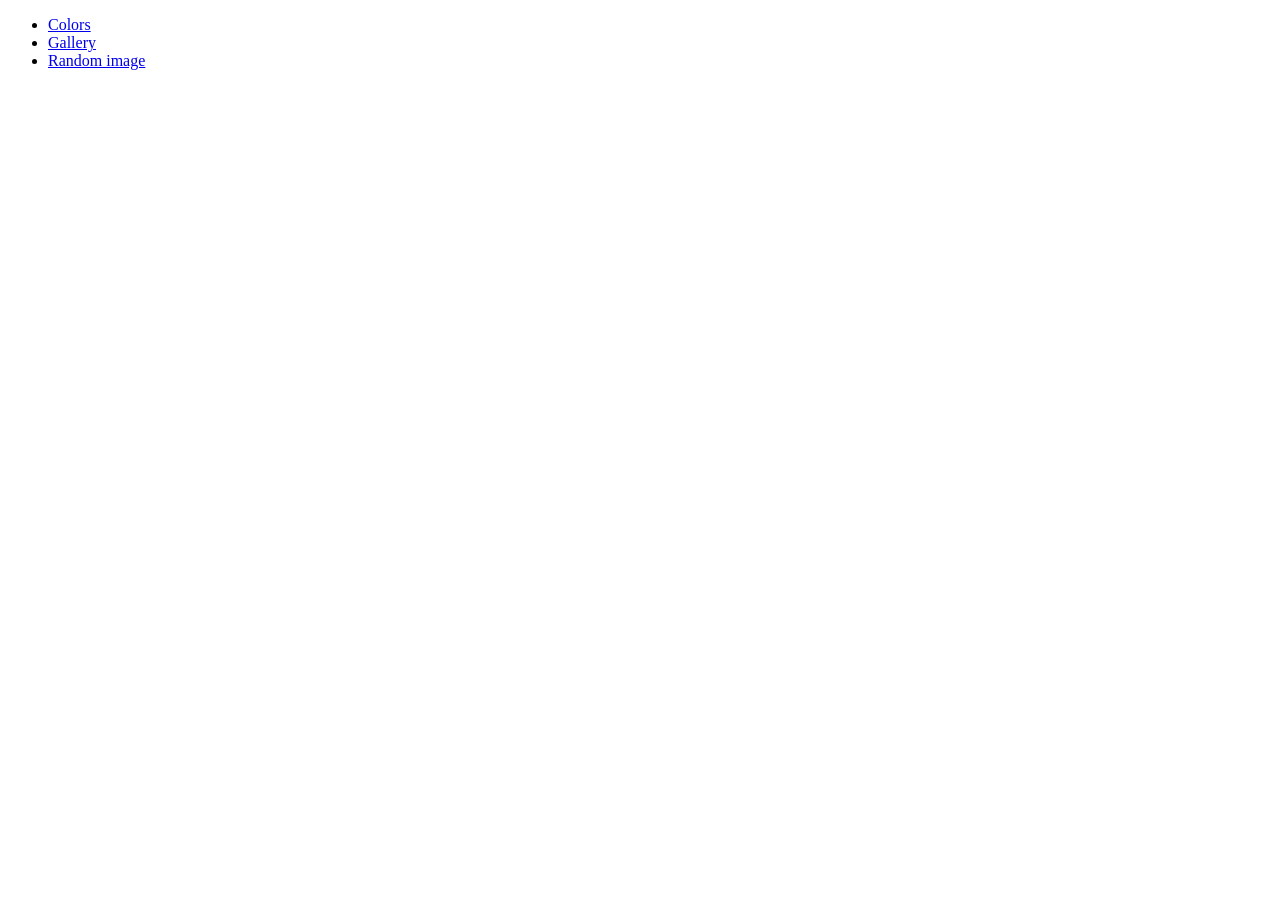
<file: index.html>
<!DOCTYPE html>
<html lang="en">
<head>
    <meta charset="UTF-8">
    <meta name="viewport" content="width=device-width, initial-scale=1.0">
    <title>JS Sandbox</title>
</head>
<body>
    <div class="container">
        <ul>
            <li><a href="colors.html">Colors</a></li>
            <li><a href="gallery.html">Gallery</a></li>
            <li><a href="random-image.html">Random image</a></li>
        </ul>
    </div>
</body>
</html>
</file>
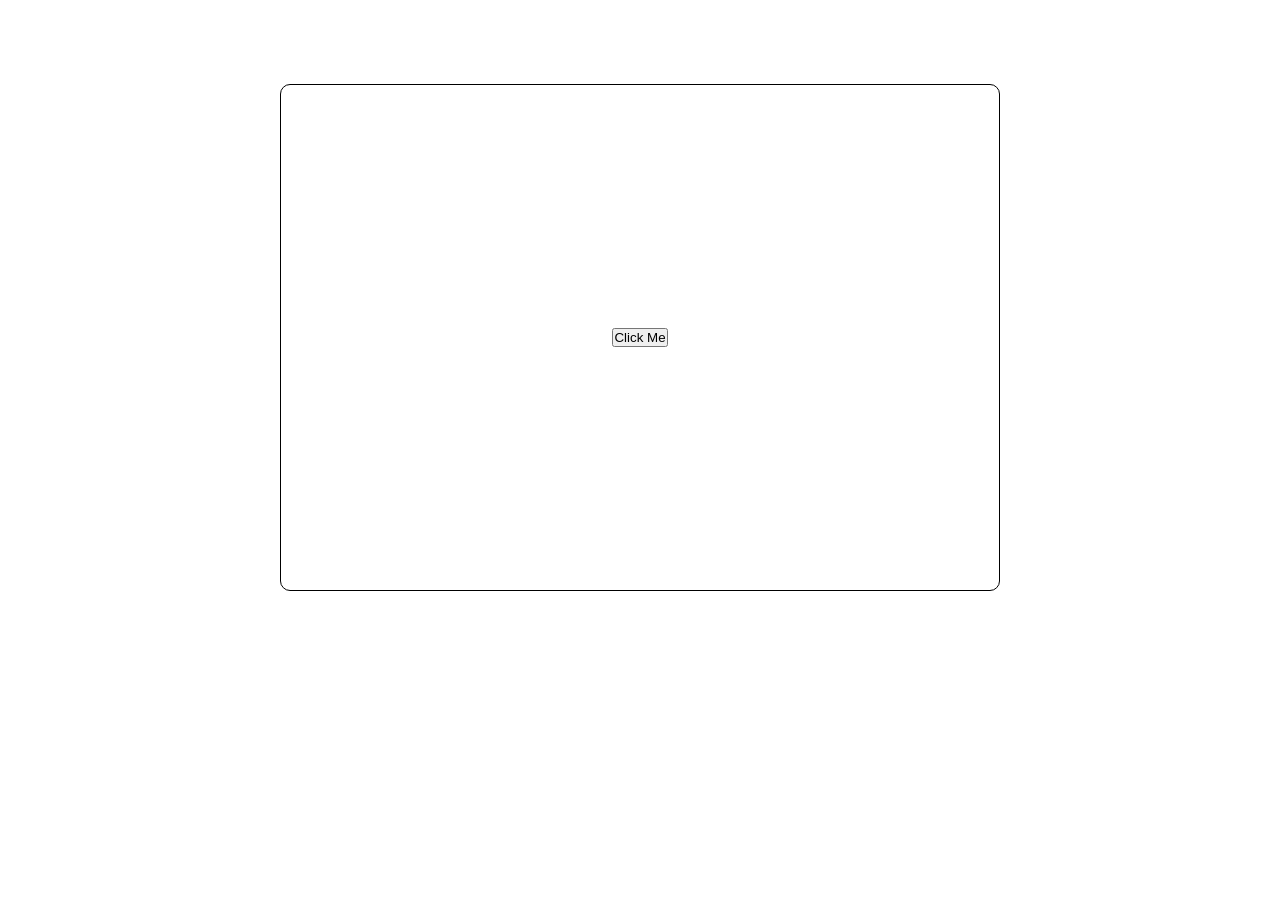
<file: colors.html>
<!DOCTYPE html>
<html lang="en">
<head>
    <meta charset="UTF-8">
    <meta name="viewport" content="width=device-width, initial-scale=1.0">
    <title>RandomC</title>
    <link rel="stylesheet" href="css/colors.css">
</head>
<body>
    <div class="container">
        <div class="box-container">
            <div class="box">
                <button>Click Me</button>
            </div>
        </div>
    </div>

    <script src="JS/colors.js"></script>
</body>
</html>
</file>
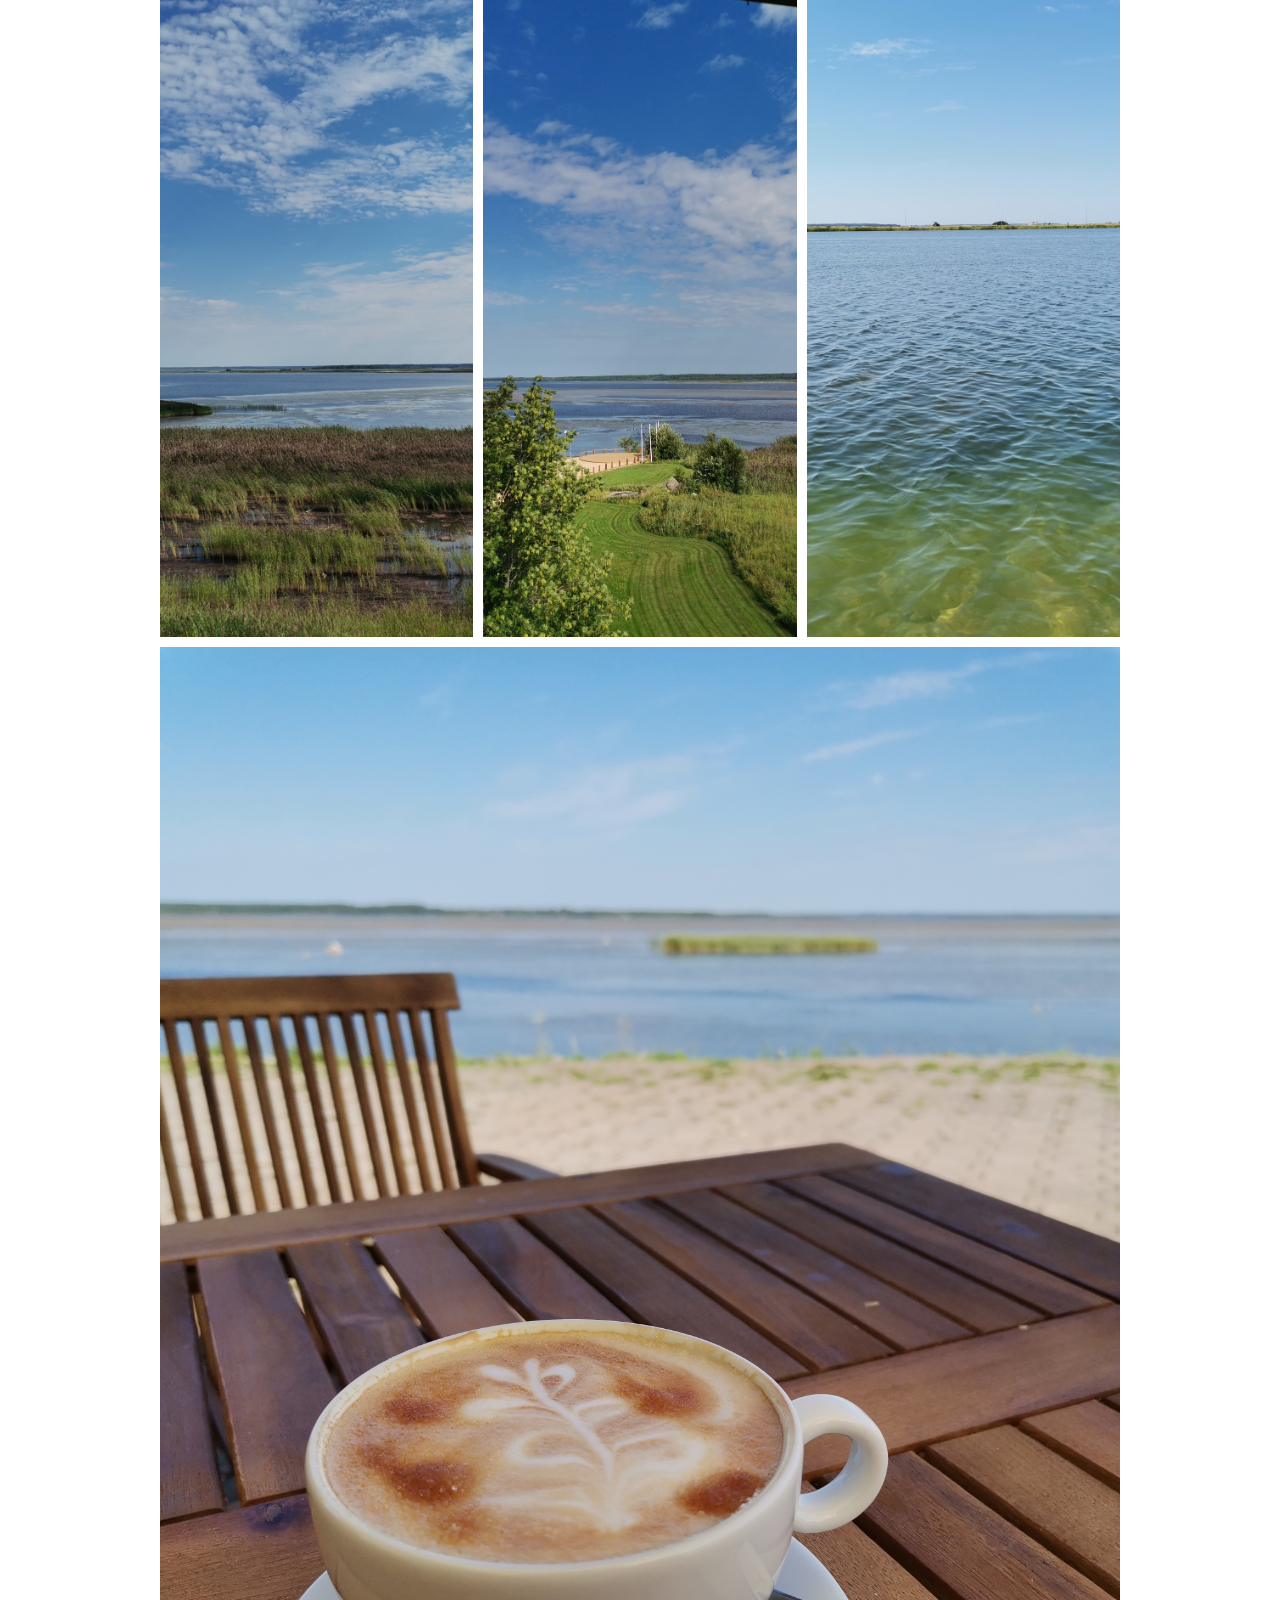
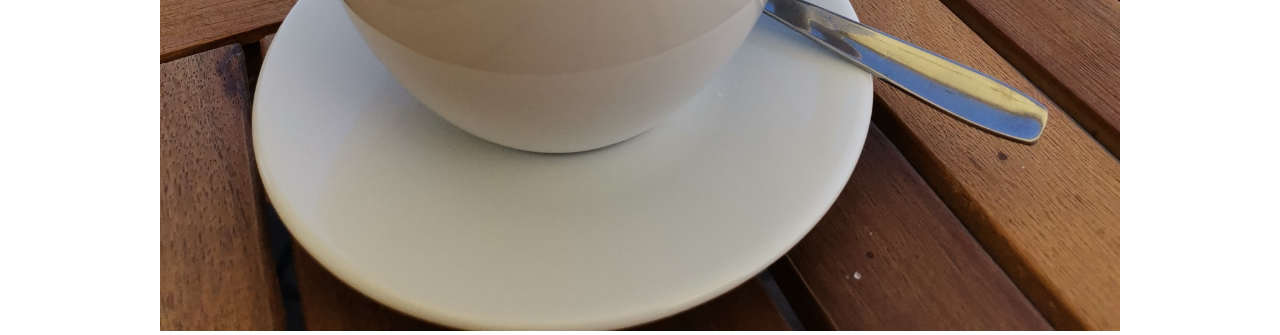
<file: gallery.html>
<!DOCTYPE html>
<html lang="en">
<head>
    <meta charset="UTF-8">
    <meta name="viewport" content="width='device-width', initial-scale=1.0">
    <title>JS Gallery</title>
    <link rel="stylesheet" href="css/images.css">
</head>
<body>
    <div class="container">
        <div class="gallery">
            <div class="gallery-image gallery-image1">
                <img src="img/pic1.jpg" alt="">
            </div>
            <div class="gallery-image gallery-image2">
                <img src="img/pic2.jpg" alt="">
            </div>
            <div class="gallery-image gallery-image3">
                <img src="img/pic3.jpg" alt="">
            </div>
            <div class="gallery-image gallery-image4">
                <img src="img/pic4.jpg" alt="">
            </div>
        </div>
    </div>
    <script src="JS/images.js"></script>
</body>
</html>
</file>
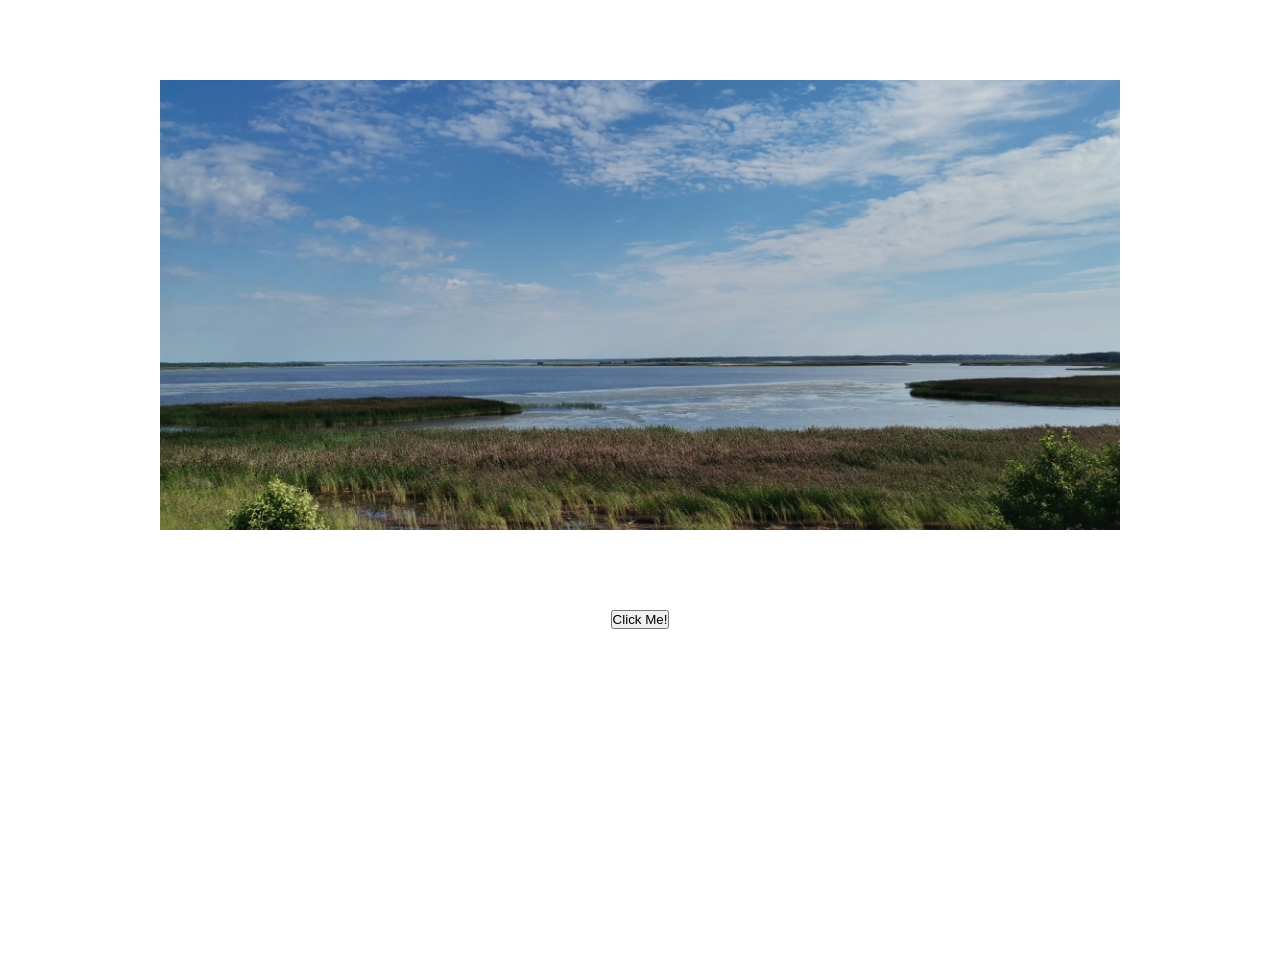
<file: random-image.html>
<!DOCTYPE html>
<html lang="en">
<head>
    <meta charset="UTF-8">
    <meta name="viewport" content="width=device-width, initial-scale=1.0">
    <title>Random I</title>
    <link rel="stylesheet" href="css/randomimage.css">
</head>
<body>
    <div class="container">
        <div class="image-container">
            <img src="img/pic1.jpg" alt="">
        </div>
        <button>Click Me!</button>
    </div>
    <script src="JS/randomimage.js"></script>
</body>
</html>
</file>
<file: css/colors.css>
* {
    box-sizing: border-box;
    margin: 0;
    padding: 0;
}

.box-container {
    align-items: center;
    display: flex;
    justify-content: center;
    height: 75vh;
    margin: 0 auto;
    width: 75%;
}

.box {
    align-items: center;
    display: flex;
    justify-content: center;
    border: 1px solid black;
    border-radius: 10px;
    height: 75%;
    margin: 0 auto;
    width: 75%;
}
</file>
<file: css/images.css>
* {
    box-sizing: border-box;
    margin: 0;
    padding: 0;
}

.gallery {
    display: grid;
    height: 95%;
    gap: 10px;
    grid-template-columns: repeat(3, 1fr);
    grid-template-rows: repeat(3, 1fr);
    margin: 0 auto;
    width: 75%;
}

.gallery-image img {
    height: 100%;
    object-fit: cover;
    width: 100%;
}

.gallery-image4 {
    grid-column: 1/4;
    grid-row: 2/4;

}
</file>
<file: css/randomimage.css>
* {
    box-sizing: border-box;
    margin: 0;
    padding: 0;
}

.container {
    height: 100vh;
    text-align: center;
}

.image-container {
    height: 50%;
    margin: 5rem auto;
    width: 75%;
}

img {
    height: 100%;
    object-fit: cover;
    width: 100%;
}
</file>
